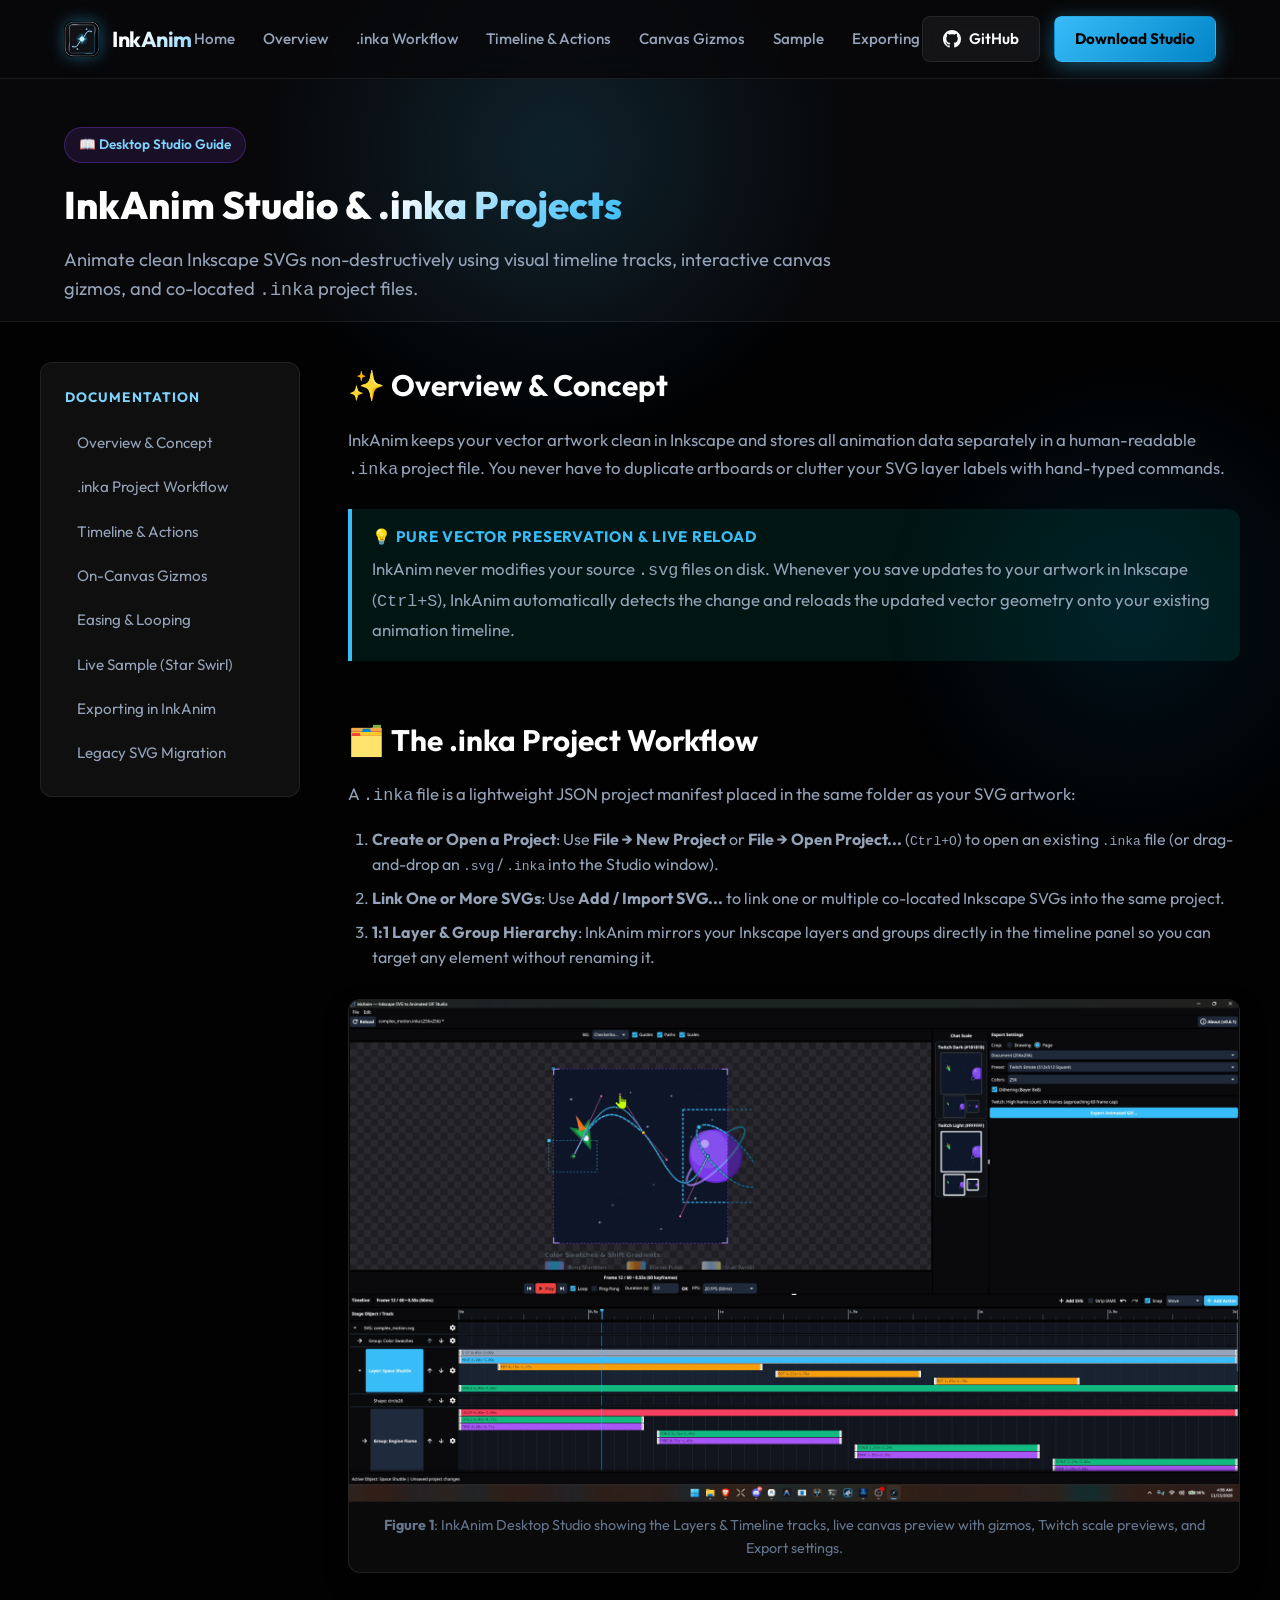
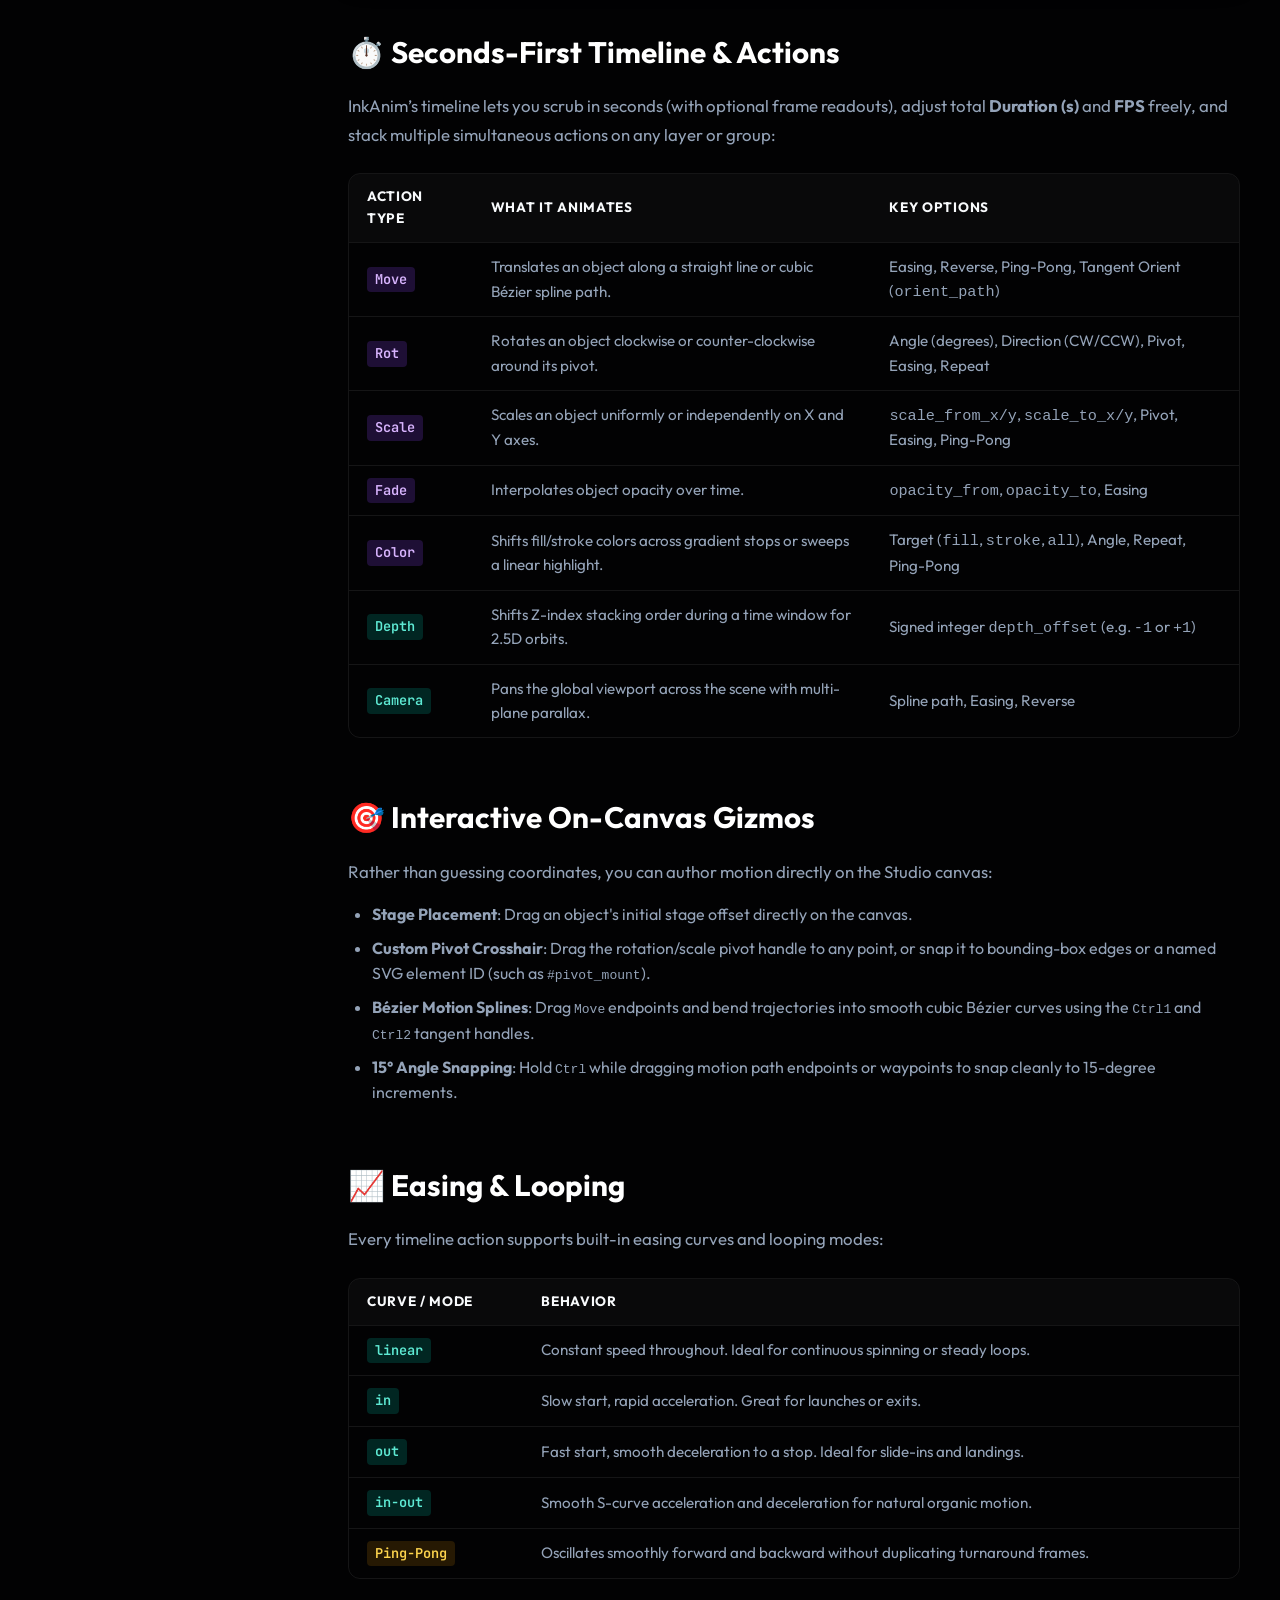
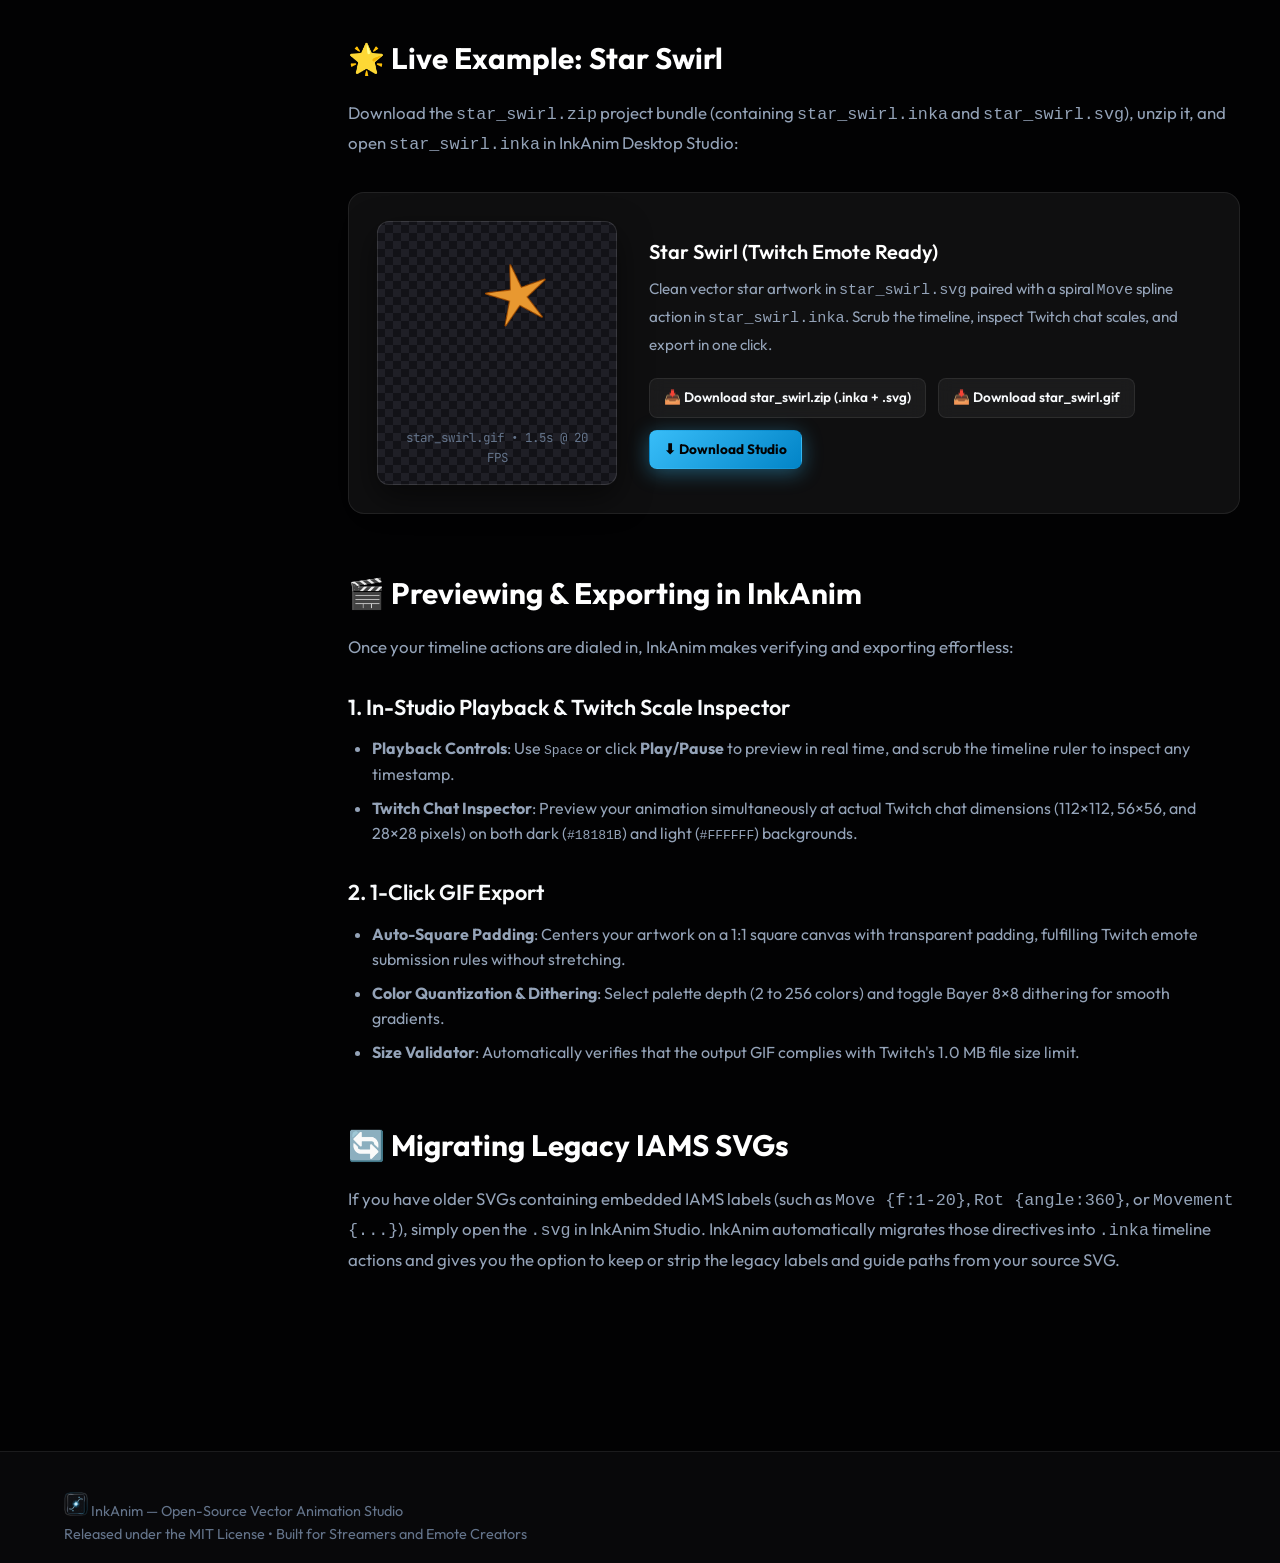
<file: web/landing/docs/index.html>
<!DOCTYPE html>
<html lang="en">
<head>
  <meta charset="UTF-8">
  <meta name="viewport" content="width=device-width, initial-scale=1.0">
  <title>Documentation — InkAnim Desktop Studio &amp; .inka Projects | InkAnim</title>
  <meta name="description" content="Guide to creating non-destructive .inka animation projects from Inkscape SVGs using InkAnim Desktop Studio's timeline, canvas gizmos, and Twitch/Discord GIF exporter.">
  <link rel="icon" type="image/png" href="../icon.png">
  <link rel="preconnect" href="https://fonts.googleapis.com">
  <link rel="preconnect" href="https://fonts.gstatic.com" crossorigin>
  <link href="https://fonts.googleapis.com/css2?family=JetBrains+Mono:wght@400;500;700&family=Outfit:wght@400;500;600;700;800&display=swap" rel="stylesheet">
  <link rel="stylesheet" href="../style.css">
  <link rel="stylesheet" href="docs.css">
</head>
<body>
  <div class="bg-glow-1"></div>
  <div class="bg-glow-2"></div>

  <!-- Navigation Bar -->
  <nav class="navbar">
    <div class="container nav-container">
      <a href="../" class="brand">
        <img src="../icon.png" alt="InkAnim Logo" class="brand-icon">
        <span class="brand-gradient">InkAnim</span>
      </a>
      <ul class="nav-links">
        <li><a href="../" class="nav-link">Home</a></li>
        <li><a href="#overview" class="nav-link">Overview</a></li>
        <li><a href="#workflow" class="nav-link">.inka Workflow</a></li>
        <li><a href="#timeline" class="nav-link">Timeline &amp; Actions</a></li>
        <li><a href="#gizmos" class="nav-link">Canvas Gizmos</a></li>
        <li><a href="#sample" class="nav-link">Sample</a></li>
        <li><a href="#exporting" class="nav-link">Exporting</a></li>
      </ul>
      <div class="nav-actions">
        <a href="https://github.com/mrpoundsign/InkAnim" target="_blank" rel="noopener noreferrer" class="btn btn-secondary">
          <svg width="18" height="18" viewBox="0 0 24 24" fill="currentColor"><path d="M12 0C5.37 0 0 5.37 0 12c0 5.31 3.435 9.795 8.205 11.385.6.105.825-.255.825-.57 0-.285-.015-1.23-.015-2.235-3.015.555-3.795-.735-4.035-1.41-.135-.345-.72-1.41-1.23-1.695-.42-.225-1.02-.78-.015-.795.945-.015 1.62.87 1.845 1.23 1.08 1.815 2.805 1.305 3.495.99.105-.78.42-1.305.765-1.605-2.67-.3-5.46-1.335-5.46-5.925 0-1.305.465-2.385 1.23-3.225-.12-.3-.54-1.53.12-3.18 0 0 1.005-.315 3.3 1.23.96-.27 1.98-.405 3-.405s2.04.135 3 .405c2.295-1.56 3.3-1.23 3.3-1.23.66 1.65.24 2.88.12 3.18.765.84 1.23 1.905 1.23 3.225 0 4.605-2.805 5.625-5.475 5.925.435.375.81 1.095.81 2.22 0 1.605-.015 2.895-.015 3.3 0 .315.225.69.825.57A12.02 12.02 0 0024 12c0-6.63-5.37-12-12-12z"/></svg>
          GitHub
        </a>
        <a href="../#downloads" class="btn btn-primary">
          <span>Download Studio</span>
        </a>
      </div>
    </div>
  </nav>

  <!-- Docs Header -->
  <header style="padding: 48px 0 16px; border-bottom: 1px solid var(--border-color); background: rgba(18, 18, 22, 0.4);">
    <div class="container">
      <div class="hero-badge" style="margin-bottom: 12px;">
        <span>📖 Desktop Studio Guide</span>
      </div>
      <h1 style="font-size: 2.4rem; font-weight: 800; color: #fff; margin-bottom: 8px;">
        InkAnim Studio &amp; <span class="gradient-text">.inka Projects</span>
      </h1>
      <p style="color: var(--text-muted); font-size: 1.15rem; max-width: 800px;">
        Animate clean Inkscape SVGs non-destructively using visual timeline tracks, interactive canvas gizmos, and co-located <code>.inka</code> project files.
      </p>
    </div>
  </header>

  <!-- Main Content Layout -->
  <main class="container docs-layout">
    <!-- Sidebar Navigation -->
    <aside class="docs-sidebar">
      <div class="docs-sidebar-title">Documentation</div>
      <ul class="docs-nav-list">
        <li><a href="#overview" class="docs-nav-link">Overview &amp; Concept</a></li>
        <li><a href="#workflow" class="docs-nav-link">.inka Project Workflow</a></li>
        <li><a href="#timeline" class="docs-nav-link">Timeline &amp; Actions</a></li>
        <li><a href="#gizmos" class="docs-nav-link">On-Canvas Gizmos</a></li>
        <li><a href="#easing" class="docs-nav-link">Easing &amp; Looping</a></li>
        <li><a href="#sample" class="docs-nav-link">Live Sample (Star Swirl)</a></li>
        <li><a href="#exporting" class="docs-nav-link">Exporting in InkAnim</a></li>
        <li><a href="#migration" class="docs-nav-link">Legacy SVG Migration</a></li>
      </ul>
    </aside>

    <!-- Main Documentation Articles -->
    <article class="docs-body">
      <!-- Section: Overview -->
      <section id="overview" class="docs-section">
        <h2>✨ Overview &amp; Concept</h2>
        <p>
          InkAnim keeps your vector artwork clean in Inkscape and stores all animation data separately in a human-readable <code>.inka</code> project file. You never have to duplicate artboards or clutter your SVG layer labels with hand-typed commands.
        </p>
        <div class="callout tip">
          <div class="callout-title">💡 Pure Vector Preservation &amp; Live Reload</div>
          <p>
            InkAnim never modifies your source <code>.svg</code> files on disk. Whenever you save updates to your artwork in Inkscape (<kbd>Ctrl+S</kbd>), InkAnim automatically detects the change and reloads the updated vector geometry onto your existing animation timeline.
          </p>
        </div>
      </section>

      <!-- Section: .inka Project Workflow -->
      <section id="workflow" class="docs-section">
        <h2>🗂️ The .inka Project Workflow</h2>
        <p>
          A <code>.inka</code> file is a lightweight JSON project manifest placed in the same folder as your SVG artwork:
        </p>
        <ol>
          <li><strong>Create or Open a Project</strong>: Use <strong>File → New Project</strong> or <strong>File → Open Project...</strong> (<kbd>Ctrl+O</kbd>) to open an existing <code>.inka</code> file (or drag-and-drop an <code>.svg</code> / <code>.inka</code> into the Studio window).</li>
          <li><strong>Link One or More SVGs</strong>: Use <strong>Add / Import SVG...</strong> to link one or multiple co-located Inkscape SVGs into the same project.</li>
          <li><strong>1:1 Layer &amp; Group Hierarchy</strong>: InkAnim mirrors your Inkscape layers and groups directly in the timeline panel so you can target any element without renaming it.</li>
        </ol>

        <figure class="doc-figure">
          <img src="img/inkanim_studio_preview.png" alt="InkAnim Desktop Studio workspace">
          <figcaption class="doc-caption">
            <strong>Figure 1</strong>: InkAnim Desktop Studio showing the Layers &amp; Timeline tracks, live canvas preview with gizmos, Twitch scale previews, and Export settings.
          </figcaption>
        </figure>
      </section>

      <!-- Section: Timeline & Actions -->
      <section id="timeline" class="docs-section">
        <h2>⏱️ Seconds-First Timeline &amp; Actions</h2>
        <p>
          InkAnim’s timeline lets you scrub in seconds (with optional frame readouts), adjust total <strong>Duration (s)</strong> and <strong>FPS</strong> freely, and stack multiple simultaneous actions on any layer or group:
        </p>

        <div class="docs-table-wrapper">
          <table class="docs-table">
            <thead>
              <tr>
                <th>Action Type</th>
                <th>What It Animates</th>
                <th>Key Options</th>
              </tr>
            </thead>
            <tbody>
              <tr>
                <td><span class="badge badge-purple">Move</span></td>
                <td>Translates an object along a straight line or cubic Bézier spline path.</td>
                <td>Easing, Reverse, Ping-Pong, Tangent Orient (<code>orient_path</code>)</td>
              </tr>
              <tr>
                <td><span class="badge badge-purple">Rot</span></td>
                <td>Rotates an object clockwise or counter-clockwise around its pivot.</td>
                <td>Angle (degrees), Direction (CW/CCW), Pivot, Easing, Repeat</td>
              </tr>
              <tr>
                <td><span class="badge badge-purple">Scale</span></td>
                <td>Scales an object uniformly or independently on X and Y axes.</td>
                <td><code>scale_from_x/y</code>, <code>scale_to_x/y</code>, Pivot, Easing, Ping-Pong</td>
              </tr>
              <tr>
                <td><span class="badge badge-purple">Fade</span></td>
                <td>Interpolates object opacity over time.</td>
                <td><code>opacity_from</code>, <code>opacity_to</code>, Easing</td>
              </tr>
              <tr>
                <td><span class="badge badge-purple">Color</span></td>
                <td>Shifts fill/stroke colors across gradient stops or sweeps a linear highlight.</td>
                <td>Target (<code>fill</code>, <code>stroke</code>, <code>all</code>), Angle, Repeat, Ping-Pong</td>
              </tr>
              <tr>
                <td><span class="badge badge-cyan">Depth</span></td>
                <td>Shifts Z-index stacking order during a time window for 2.5D orbits.</td>
                <td>Signed integer <code>depth_offset</code> (e.g. <code>-1</code> or <code>+1</code>)</td>
              </tr>
              <tr>
                <td><span class="badge badge-cyan">Camera</span></td>
                <td>Pans the global viewport across the scene with multi-plane parallax.</td>
                <td>Spline path, Easing, Reverse</td>
              </tr>
            </tbody>
          </table>
        </div>
      </section>

      <!-- Section: On-Canvas Gizmos -->
      <section id="gizmos" class="docs-section">
        <h2>🎯 Interactive On-Canvas Gizmos</h2>
        <p>
          Rather than guessing coordinates, you can author motion directly on the Studio canvas:
        </p>
        <ul>
          <li><strong>Stage Placement</strong>: Drag an object's initial stage offset directly on the canvas.</li>
          <li><strong>Custom Pivot Crosshair</strong>: Drag the rotation/scale pivot handle to any point, or snap it to bounding-box edges or a named SVG element ID (such as <code>#pivot_mount</code>).</li>
          <li><strong>Bézier Motion Splines</strong>: Drag <code>Move</code> endpoints and bend trajectories into smooth cubic Bézier curves using the <code>Ctrl1</code> and <code>Ctrl2</code> tangent handles.</li>
          <li><strong>15° Angle Snapping</strong>: Hold <kbd>Ctrl</kbd> while dragging motion path endpoints or waypoints to snap cleanly to 15-degree increments.</li>
        </ul>
      </section>

      <!-- Section: Easing & Looping -->
      <section id="easing" class="docs-section">
        <h2>📈 Easing &amp; Looping</h2>
        <p>
          Every timeline action supports built-in easing curves and looping modes:
        </p>
        <div class="docs-table-wrapper">
          <table class="docs-table">
            <thead>
              <tr>
                <th>Curve / Mode</th>
                <th>Behavior</th>
              </tr>
            </thead>
            <tbody>
              <tr>
                <td><span class="badge badge-cyan">linear</span></td>
                <td>Constant speed throughout. Ideal for continuous spinning or steady loops.</td>
              </tr>
              <tr>
                <td><span class="badge badge-cyan">in</span></td>
                <td>Slow start, rapid acceleration. Great for launches or exits.</td>
              </tr>
              <tr>
                <td><span class="badge badge-cyan">out</span></td>
                <td>Fast start, smooth deceleration to a stop. Ideal for slide-ins and landings.</td>
              </tr>
              <tr>
                <td><span class="badge badge-cyan">in-out</span></td>
                <td>Smooth S-curve acceleration and deceleration for natural organic motion.</td>
              </tr>
              <tr>
                <td><span class="badge badge-amber">Ping-Pong</span></td>
                <td>Oscillates smoothly forward and backward without duplicating turnaround frames.</td>
              </tr>
            </tbody>
          </table>
        </div>
      </section>

      <!-- Section: Live Sample Showcase -->
      <section id="sample" class="docs-section">
        <h2>🌟 Live Example: Star Swirl</h2>
        <p>
          Download the <code>star_swirl.zip</code> project bundle (containing <code>star_swirl.inka</code> and <code>star_swirl.svg</code>), unzip it, and open <code>star_swirl.inka</code> in InkAnim Desktop Studio:
        </p>

        <div class="sample-showcase">
          <div class="sample-gif-frame">
            <img src="img/star_swirl.gif" alt="Exported star_swirl.gif animated result" width="180" height="180">
            <div class="sample-gif-caption">star_swirl.gif • 1.5s @ 20 FPS</div>
          </div>
          <div class="sample-details">
            <h3 style="color: #fff; font-size: 1.25rem;">Star Swirl (Twitch Emote Ready)</h3>
            <p style="font-size: 0.95rem; color: var(--text-muted); margin-bottom: 12px;">
              Clean vector star artwork in <code>star_swirl.svg</code> paired with a spiral <code>Move</code> spline action in <code>star_swirl.inka</code>. Scrub the timeline, inspect Twitch chat scales, and export in one click.
            </p>
            <div class="sample-actions">
              <a href="../samples/star_swirl.zip" download="star_swirl.zip" class="btn btn-secondary" style="font-size: 0.85rem; padding: 8px 14px;">
                📥 Download star_swirl.zip (.inka + .svg)
              </a>
              <a href="img/star_swirl.gif" download="star_swirl.gif" class="btn btn-secondary" style="font-size: 0.85rem; padding: 8px 14px;">
                📥 Download star_swirl.gif
              </a>
              <a href="../#downloads" class="btn btn-primary" style="font-size: 0.85rem; padding: 8px 14px;">
                ⬇ Download Studio
              </a>
            </div>
          </div>
        </div>
      </section>

      <!-- Section: Exporting in InkAnim -->
      <section id="exporting" class="docs-section">
        <h2>🎬 Previewing &amp; Exporting in InkAnim</h2>
        <p>
          Once your timeline actions are dialed in, InkAnim makes verifying and exporting effortless:
        </p>

        <h3>1. In-Studio Playback &amp; Twitch Scale Inspector</h3>
        <ul>
          <li><strong>Playback Controls</strong>: Use <kbd>Space</kbd> or click <strong>Play/Pause</strong> to preview in real time, and scrub the timeline ruler to inspect any timestamp.</li>
          <li><strong>Twitch Chat Inspector</strong>: Preview your animation simultaneously at actual Twitch chat dimensions (112×112, 56×56, and 28×28 pixels) on both dark (<code>#18181B</code>) and light (<code>#FFFFFF</code>) backgrounds.</li>
        </ul>

        <h3>2. 1-Click GIF Export</h3>
        <ul>
          <li><strong>Auto-Square Padding</strong>: Centers your artwork on a 1:1 square canvas with transparent padding, fulfilling Twitch emote submission rules without stretching.</li>
          <li><strong>Color Quantization &amp; Dithering</strong>: Select palette depth (2 to 256 colors) and toggle Bayer 8×8 dithering for smooth gradients.</li>
          <li><strong>Size Validator</strong>: Automatically verifies that the output GIF complies with Twitch's 1.0 MB file size limit.</li>
        </ul>
      </section>

      <!-- Section: Legacy SVG Migration -->
      <section id="migration" class="docs-section">
        <h2>🔄 Migrating Legacy IAMS SVGs</h2>
        <p>
          If you have older SVGs containing embedded IAMS labels (such as <code>Move {f:1-20}</code>, <code>Rot {angle:360}</code>, or <code>Movement {...}</code>), simply open the <code>.svg</code> in InkAnim Studio. InkAnim automatically migrates those directives into <code>.inka</code> timeline actions and gives you the option to keep or strip the legacy labels and guide paths from your source SVG.
        </p>
      </section>
    </article>
  </main>

  <!-- Footer -->
  <footer class="footer">
    <div class="container footer-container">
      <div class="footer-brand">
        <img src="../icon.png" alt="InkAnim Logo" width="24" height="24">
        <span>InkAnim — Open-Source Vector Animation Studio</span>
      </div>
      <p class="footer-text">Released under the MIT License • Built for Streamers and Emote Creators</p>
    </div>
  </footer>
</body>
</html>
</file>
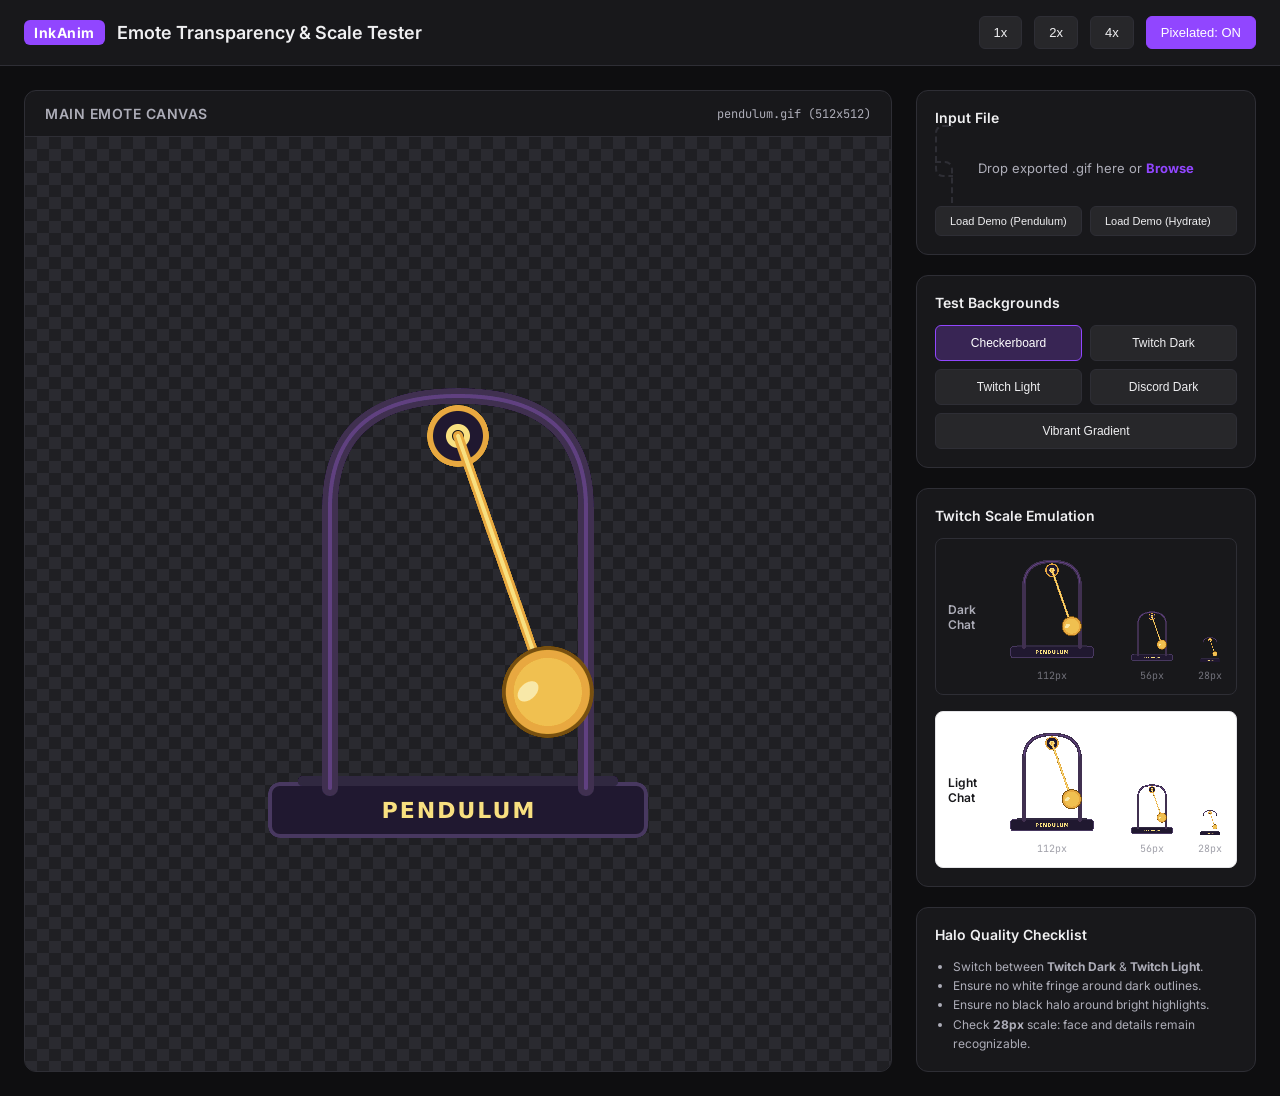
<file: testdata/preview.html>
<!DOCTYPE html>
<html lang="en">
<head>
  <meta charset="UTF-8" />
  <meta name="viewport" content="width=device-width, initial-scale=1.0" />
  <title>InkAnim — Emote Transparency & Scale Tester</title>
  <link rel="preconnect" href="https://fonts.googleapis.com">
  <link rel="preconnect" href="https://fonts.gstatic.com" crossorigin>
  <link href="https://fonts.googleapis.com/css2?family=Inter:wght@400;500;600;700&family=JetBrains+Mono:wght@400;500&display=swap" rel="stylesheet">
  <style>
    :root {
      --bg-main: #0e0e10;
      --panel-bg: #18181b;
      --border-color: #2e2e35;
      --accent: #9146ff;
      --accent-hover: #772ce8;
      --text-main: #efeff1;
      --text-muted: #adadb8;
    }

    * {
      box-sizing: border-box;
      margin: 0;
      padding: 0;
    }

    body {
      font-family: 'Inter', -apple-system, BlinkMacSystemFont, sans-serif;
      background: var(--bg-main);
      color: var(--text-main);
      min-height: 100vh;
      display: flex;
      flex-direction: column;
    }

    header {
      background: var(--panel-bg);
      border-bottom: 1px solid var(--border-color);
      padding: 16px 24px;
      display: flex;
      align-items: center;
      justify-content: space-between;
    }

    .brand {
      display: flex;
      align-items: center;
      gap: 12px;
    }

    .logo-badge {
      background: var(--accent);
      color: white;
      font-weight: 700;
      font-size: 14px;
      padding: 4px 10px;
      border-radius: 6px;
      letter-spacing: 0.5px;
    }

    h1 {
      font-size: 18px;
      font-weight: 600;
    }

    .toolbar {
      display: flex;
      gap: 12px;
      align-items: center;
    }

    .btn {
      background: #27272a;
      color: var(--text-main);
      border: 1px solid var(--border-color);
      padding: 8px 14px;
      border-radius: 6px;
      font-size: 13px;
      font-weight: 500;
      cursor: pointer;
      display: inline-flex;
      align-items: center;
      gap: 8px;
      transition: all 0.15s ease;
    }

    .btn:hover {
      background: #3f3f46;
      border-color: #52525b;
    }

    .btn.active {
      background: var(--accent);
      border-color: var(--accent);
      color: white;
    }

    main {
      flex: 1;
      display: grid;
      grid-template-columns: 1fr 340px;
      gap: 24px;
      padding: 24px;
      max-width: 1440px;
      margin: 0 auto;
      width: 100%;
    }

    .preview-card {
      background: var(--panel-bg);
      border: 1px solid var(--border-color);
      border-radius: 12px;
      display: flex;
      flex-direction: column;
      overflow: hidden;
    }

    .card-header {
      padding: 14px 20px;
      border-bottom: 1px solid var(--border-color);
      display: flex;
      justify-content: space-between;
      align-items: center;
    }

    .card-title {
      font-size: 14px;
      font-weight: 600;
      color: var(--text-muted);
      text-transform: uppercase;
      letter-spacing: 0.5px;
    }

    /* Viewport Area */
    .viewport {
      flex: 1;
      min-height: 480px;
      display: flex;
      align-items: center;
      justify-content: center;
      position: relative;
      transition: background 0.2s ease;
    }

    /* Background Styles */
    .bg-checkerboard {
      background-color: #1f1f23;
      background-image: 
        linear-gradient(45deg, #2a2a30 25%, transparent 25%), 
        linear-gradient(-45deg, #2a2a30 25%, transparent 25%), 
        linear-gradient(45deg, transparent 75%, #2a2a30 75%), 
        linear-gradient(-45deg, transparent 75%, #2a2a30 75%);
      background-size: 24px 24px;
      background-position: 0 0, 0 12px, 12px -12px, -12px 0px;
    }

    .bg-twitch-dark {
      background: #18181b !important;
    }

    .bg-twitch-light {
      background: #ffffff !important;
    }

    .bg-discord-dark {
      background: #313338 !important;
    }

    .bg-vibrant {
      background: linear-gradient(135deg, #ff007f 0%, #7928ca 50%, #0070f3 100%) !important;
    }

    .emote-display {
      max-width: 90%;
      max-height: 90%;
      object-fit: contain;
      transition: transform 0.15s ease;
    }

    .pixelated {
      image-rendering: pixelated;
    }

    /* Sidebar controls */
    .sidebar {
      display: flex;
      flex-direction: column;
      gap: 20px;
    }

    .panel-box {
      background: var(--panel-bg);
      border: 1px solid var(--border-color);
      border-radius: 12px;
      padding: 18px;
    }

    .panel-box h3 {
      font-size: 14px;
      font-weight: 600;
      margin-bottom: 14px;
      color: var(--text-main);
    }

    .bg-grid {
      display: grid;
      grid-template-columns: repeat(2, 1fr);
      gap: 8px;
    }

    .bg-btn {
      padding: 10px;
      border-radius: 6px;
      font-size: 12px;
      font-weight: 500;
      text-align: center;
      cursor: pointer;
      border: 1px solid var(--border-color);
      background: #27272a;
      color: var(--text-main);
      transition: all 0.15s ease;
    }

    .bg-btn:hover {
      border-color: var(--accent);
    }

    .bg-btn.active {
      border-color: var(--accent);
      background: #382554;
      color: #fff;
    }

    /* Twitch Emote Scale Inspector Box */
    .scale-inspector {
      display: flex;
      flex-direction: column;
      gap: 16px;
    }

    .scale-row {
      display: flex;
      align-items: center;
      gap: 16px;
      padding: 12px;
      border-radius: 8px;
    }

    .scale-row.dark-theme {
      background: #18181b;
      border: 1px solid #2e2e35;
    }

    .scale-row.light-theme {
      background: #ffffff;
      border: 1px solid #e4e4e7;
    }

    .scale-label {
      font-size: 12px;
      font-weight: 600;
      width: 75px;
    }

    .dark-theme .scale-label {
      color: #adadb8;
    }

    .light-theme .scale-label {
      color: #18181b;
    }

    .scale-items {
      display: flex;
      align-items: flex-end;
      gap: 16px;
    }

    .scale-item {
      display: flex;
      flex-direction: column;
      align-items: center;
      gap: 6px;
    }

    .scale-item span {
      font-family: 'JetBrains Mono', monospace;
      font-size: 10px;
    }

    .dark-theme .scale-item span {
      color: #71717a;
    }

    .light-theme .scale-item span {
      color: #a1a1aa;
    }

    .scale-112 { width: 112px; height: 112px; }
    .scale-56  { width: 56px; height: 56px; }
    .scale-28  { width: 28px; height: 28px; }

    /* Drop Overlay */
    .dropzone {
      border: 2px dashed var(--border-color);
      border-radius: 8px;
      padding: 16px;
      text-align: center;
      font-size: 13px;
      color: var(--text-muted);
      cursor: pointer;
      transition: all 0.2s ease;
    }

    .dropzone:hover, .dropzone.dragover {
      border-color: var(--accent);
      background: rgba(145, 71, 255, 0.08);
      color: var(--text-main);
    }

    input[type="file"] {
      display: none;
    }

    .metadata-list {
      display: flex;
      flex-direction: column;
      gap: 8px;
      font-size: 13px;
    }

    .metadata-row {
      display: flex;
      justify-content: space-between;
      color: var(--text-muted);
    }

    .metadata-row strong {
      color: var(--text-main);
      font-family: 'JetBrains Mono', monospace;
    }
  </style>
</head>
<body>

  <header>
    <div class="brand">
      <span class="logo-badge">InkAnim</span>
      <h1>Emote Transparency & Scale Tester</h1>
    </div>
    <div class="toolbar">
      <button class="btn" id="btn-zoom-1">1x</button>
      <button class="btn" id="btn-zoom-2">2x</button>
      <button class="btn" id="btn-zoom-4">4x</button>
      <button class="btn active" id="btn-pixelated">Pixelated: ON</button>
    </div>
  </header>

  <main>
    <!-- Viewport Area -->
    <div class="preview-card">
      <div class="card-header">
        <span class="card-title">Main Emote Canvas</span>
        <span id="file-info" style="font-size: 12px; color: var(--text-muted); font-family: 'JetBrains Mono', monospace;">
          pendulum.gif (512x512)
        </span>
      </div>
      <div class="viewport bg-checkerboard" id="main-viewport">
        <img src="pendulum.gif" alt="Emote Preview" id="main-emote" class="emote-display pixelated" />
      </div>
    </div>

    <!-- Sidebar Controls -->
    <div class="sidebar">
      <!-- File Selector -->
      <div class="panel-box">
        <h3>Input File</h3>
        <label class="dropzone" id="drop-area">
          <p>Drop exported .gif here or <strong style="color: var(--accent);">Browse</strong></p>
          <input type="file" id="file-input" accept="image/gif,image/png,image/webp" />
        </label>
        <div style="display: flex; gap: 8px; margin-top: 10px;">
          <button class="btn" style="flex: 1; font-size: 11px;" id="load-demo-pendulum">Load Demo (Pendulum)</button>
          <button class="btn" style="flex: 1; font-size: 11px;" id="load-demo-hydrate">Load Demo (Hydrate)</button>
        </div>
      </div>

      <!-- Background Switcher -->
      <div class="panel-box">
        <h3>Test Backgrounds</h3>
        <div class="bg-grid">
          <button class="bg-btn active" data-bg="bg-checkerboard">Checkerboard</button>
          <button class="bg-btn" data-bg="bg-twitch-dark">Twitch Dark</button>
          <button class="bg-btn" data-bg="bg-twitch-light">Twitch Light</button>
          <button class="bg-btn" data-bg="bg-discord-dark">Discord Dark</button>
          <button class="bg-btn" data-bg="bg-vibrant" style="grid-column: span 2;">Vibrant Gradient</button>
        </div>
      </div>

      <!-- Twitch Scale Emulation -->
      <div class="panel-box">
        <h3>Twitch Scale Emulation</h3>
        <div class="scale-inspector">
          <!-- Dark Chat -->
          <div class="scale-row dark-theme">
            <span class="scale-label">Dark Chat</span>
            <div class="scale-items">
              <div class="scale-item">
                <img src="pendulum.gif" class="scale-112 twitch-sync-img pixelated" />
                <span>112px</span>
              </div>
              <div class="scale-item">
                <img src="pendulum.gif" class="scale-56 twitch-sync-img pixelated" />
                <span>56px</span>
              </div>
              <div class="scale-item">
                <img src="pendulum.gif" class="scale-28 twitch-sync-img pixelated" />
                <span>28px</span>
              </div>
            </div>
          </div>

          <!-- Light Chat -->
          <div class="scale-row light-theme">
            <span class="scale-label">Light Chat</span>
            <div class="scale-items">
              <div class="scale-item">
                <img src="pendulum.gif" class="scale-112 twitch-sync-img pixelated" />
                <span>112px</span>
              </div>
              <div class="scale-item">
                <img src="pendulum.gif" class="scale-56 twitch-sync-img pixelated" />
                <span>56px</span>
              </div>
              <div class="scale-item">
                <img src="pendulum.gif" class="scale-28 twitch-sync-img pixelated" />
                <span>28px</span>
              </div>
            </div>
          </div>
        </div>
      </div>

      <!-- Transparency Checklist -->
      <div class="panel-box">
        <h3>Halo Quality Checklist</h3>
        <ul style="font-size: 12px; color: var(--text-muted); line-height: 1.6; padding-left: 18px;">
          <li>Switch between <strong>Twitch Dark</strong> & <strong>Twitch Light</strong>.</li>
          <li>Ensure no white fringe around dark outlines.</li>
          <li>Ensure no black halo around bright highlights.</li>
          <li>Check <strong>28px</strong> scale: face and details remain recognizable.</li>
        </ul>
      </div>
    </div>
  </main>

  <script>
    const mainViewport = document.getElementById('main-viewport');
    const mainEmote = document.getElementById('main-emote');
    const twitchSyncImgs = document.querySelectorAll('.twitch-sync-img');
    const fileInfo = document.getElementById('file-info');
    const fileInput = document.getElementById('file-input');
    const dropArea = document.getElementById('drop-area');

    // Background switcher
    document.querySelectorAll('.bg-btn').forEach(btn => {
      btn.addEventListener('click', () => {
        document.querySelectorAll('.bg-btn').forEach(b => b.classList.remove('active'));
        btn.classList.add('active');
        mainViewport.className = 'viewport ' + btn.dataset.bg;
      });
    });

    // Zoom controls
    let currentScale = 1;
    function setZoom(scale) {
      currentScale = scale;
      mainEmote.style.transform = `scale(${scale})`;
      document.querySelectorAll('#btn-zoom-1, #btn-zoom-2, #btn-zoom-4').forEach(b => b.classList.remove('active'));
    }

    document.getElementById('btn-zoom-1').addEventListener('click', () => { setZoom(1); document.getElementById('btn-zoom-1').classList.add('active'); });
    document.getElementById('btn-zoom-2').addEventListener('click', () => { setZoom(2); document.getElementById('btn-zoom-2').classList.add('active'); });
    document.getElementById('btn-zoom-4').addEventListener('click', () => { setZoom(4); document.getElementById('btn-zoom-4').classList.add('active'); });

    // Pixelated toggle
    const pixelatedBtn = document.getElementById('btn-pixelated');
    let isPixelated = true;
    pixelatedBtn.addEventListener('click', () => {
      isPixelated = !isPixelated;
      pixelatedBtn.classList.toggle('active', isPixelated);
      pixelatedBtn.textContent = `Pixelated: ${isPixelated ? 'ON' : 'OFF'}`;
      mainEmote.classList.toggle('pixelated', isPixelated);
      twitchSyncImgs.forEach(img => img.classList.toggle('pixelated', isPixelated));
    });

    // Load Image Source
    function setEmoteSource(src, name = 'custom.gif') {
      mainEmote.src = src;
      twitchSyncImgs.forEach(img => img.src = src);
      mainEmote.onload = () => {
        fileInfo.textContent = `${name} (${mainEmote.naturalWidth}x${mainEmote.naturalHeight})`;
      };
    }

    // Demo buttons
    document.getElementById('load-demo-pendulum').addEventListener('click', () => {
      setEmoteSource('pendulum.gif', 'pendulum.gif');
    });
    document.getElementById('load-demo-hydrate').addEventListener('click', () => {
      setEmoteSource('hydrate.gif', 'hydrate.gif');
    });

    // File Input & Drag and Drop
    fileInput.addEventListener('change', (e) => {
      if (e.target.files && e.target.files[0]) {
        const file = e.target.files[0];
        const url = URL.createObjectURL(file);
        setEmoteSource(url, file.name);
      }
    });

    ['dragenter', 'dragover'].forEach(eventName => {
      dropArea.addEventListener(eventName, (e) => {
        e.preventDefault();
        dropArea.classList.add('dragover');
      });
    });

    ['dragleave', 'drop'].forEach(eventName => {
      dropArea.addEventListener(eventName, (e) => {
        e.preventDefault();
        dropArea.classList.remove('dragover');
      });
    });

    dropArea.addEventListener('drop', (e) => {
      const dt = e.dataTransfer;
      if (dt.files && dt.files[0]) {
        const file = dt.files[0];
        const url = URL.createObjectURL(file);
        setEmoteSource(url, file.name);
      }
    });
  </script>
</body>
</html>
</file>
<file: web/landing/style.css>
:root {
  --bg-primary: #020203;
  --bg-secondary: #0a0a0c;
  --bg-card: rgba(20, 20, 22, 0.75);
  --bg-card-hover: rgba(30, 41, 59, 0.85);
  --border-color: rgba(255, 255, 255, 0.08);
  --border-glow: rgba(56, 189, 248, 0.35);
  --accent-blue: #38bdf8;
  --accent-blue-light: #7dd3fc;
  --accent-blue-dark: #0284c7;
  --accent-blue-glow: rgba(56, 189, 248, 0.4);
  --accent-cyan: #38bdf8;
  --accent-cyan-glow: rgba(56, 189, 248, 0.25);
  /* Backwards compatibility aliases for existing selectors */
  --accent-purple: var(--accent-blue);
  --accent-purple-light: var(--accent-blue-light);
  --accent-purple-glow: var(--accent-blue-glow);
  --text-main: #f8fafc;
  --text-muted: #94a3b8;
  --text-dim: #64748b;
  --font-family: 'Outfit', -apple-system, BlinkMacSystemFont, 'Segoe UI', Roboto, sans-serif;
  --font-mono: 'JetBrains Mono', 'Fira Code', monospace;
  --radius-lg: 16px;
  --radius-md: 12px;
  --radius-sm: 8px;
  --shadow-card: 0 10px 30px -10px rgba(0, 0, 0, 0.8);
  --shadow-glow: 0 0 40px -10px var(--accent-blue-glow);
}

*, *::before, *::after {
  box-sizing: border-box;
  margin: 0;
  padding: 0;
}

html {
  scroll-behavior: smooth;
  color-scheme: dark;
}

body {
  font-family: var(--font-family);
  background-color: var(--bg-primary);
  color: var(--text-main);
  line-height: 1.6;
  min-height: 100vh;
  overflow-x: hidden;
  position: relative;
}

/* Background Atmospheric Glows */
.bg-glow-1 {
  position: fixed;
  top: -150px;
  left: 20%;
  width: 600px;
  height: 600px;
  background: radial-gradient(circle, rgba(56, 189, 248, 0.14) 0%, rgba(2, 2, 3, 0) 70%);
  border-radius: 50%;
  pointer-events: none;
  z-index: 0;
}

.bg-glow-2 {
  position: fixed;
  top: 40%;
  right: -100px;
  width: 500px;
  height: 500px;
  background: radial-gradient(circle, rgba(2, 132, 199, 0.12) 0%, rgba(2, 2, 3, 0) 70%);
  border-radius: 50%;
  pointer-events: none;
  z-index: 0;
}

.container {
  width: 100%;
  max-width: 1200px;
  margin: 0 auto;
  padding: 0 24px;
  position: relative;
  z-index: 1;
}

/* Navigation Bar */
.navbar {
  position: sticky;
  top: 0;
  z-index: 100;
  backdrop-filter: blur(16px);
  background: rgba(9, 9, 11, 0.82);
  border-bottom: 1px solid var(--border-color);
  padding: 16px 0;
}

.nav-container {
  display: flex;
  align-items: center;
  justify-content: space-between;
}

.brand {
  display: flex;
  align-items: center;
  gap: 12px;
  text-decoration: none;
  color: var(--text-main);
  font-weight: 700;
  font-size: 1.35rem;
  letter-spacing: -0.02em;
}

.brand-icon {
  width: 36px;
  height: 36px;
  border-radius: 8px;
  box-shadow: 0 0 16px var(--accent-purple-glow);
}

.brand-gradient {
  background: linear-gradient(135deg, #fff 30%, var(--accent-purple-light) 100%);
  -webkit-background-clip: text;
  background-clip: text;
  -webkit-text-fill-color: transparent;
}

.nav-links {
  display: flex;
  align-items: center;
  gap: 28px;
  list-style: none;
}

.nav-link {
  color: var(--text-muted);
  text-decoration: none;
  font-size: 0.95rem;
  font-weight: 500;
  transition: color 0.2s ease;
}

.nav-link:hover {
  color: #fff;
}

.nav-actions {
  display: flex;
  align-items: center;
  gap: 14px;
}

/* Buttons */
.btn {
  display: inline-flex;
  align-items: center;
  justify-content: center;
  gap: 8px;
  padding: 10px 20px;
  border-radius: var(--radius-sm);
  font-weight: 600;
  font-size: 0.95rem;
  text-decoration: none;
  cursor: pointer;
  transition: all 0.25s cubic-bezier(0.16, 1, 0.3, 1);
  border: 1px solid transparent;
}

.btn-primary {
  background: linear-gradient(135deg, var(--accent-blue) 0%, var(--accent-blue-dark) 100%);
  color: #020203;
  font-weight: 700;
  box-shadow: 0 4px 20px var(--accent-blue-glow);
}

.btn-primary:hover {
  transform: translateY(-2px);
  box-shadow: 0 6px 28px rgba(56, 189, 248, 0.6);
  background: linear-gradient(135deg, var(--accent-blue-light) 0%, var(--accent-blue) 100%);
  color: #020203;
}

.btn-secondary {
  background: rgba(255, 255, 255, 0.05);
  color: var(--text-main);
  border-color: var(--border-color);
  backdrop-filter: blur(8px);
}

.btn-secondary:hover {
  background: rgba(255, 255, 255, 0.1);
  border-color: rgba(255, 255, 255, 0.2);
  transform: translateY(-2px);
}

.btn-lg {
  padding: 14px 28px;
  font-size: 1.05rem;
  border-radius: var(--radius-md);
}

/* Hero Section */
.hero {
  padding: 80px 0 60px;
  text-align: center;
}

.hero-badge {
  display: inline-flex;
  align-items: center;
  gap: 8px;
  padding: 6px 14px;
  background: rgba(145, 70, 255, 0.12);
  border: 1px solid rgba(145, 70, 255, 0.3);
  border-radius: 9999px;
  font-size: 0.85rem;
  font-weight: 600;
  color: var(--accent-purple-light);
  margin-bottom: 24px;
  animation: pulse-glow 3s infinite alternate ease-in-out;
}

@keyframes pulse-glow {
  0% { box-shadow: 0 0 10px rgba(145, 70, 255, 0.2); }
  100% { box-shadow: 0 0 24px rgba(145, 70, 255, 0.45); }
}

.hero-title {
  font-size: 3.5rem;
  font-weight: 800;
  letter-spacing: -0.03em;
  line-height: 1.15;
  margin-bottom: 20px;
  max-width: 900px;
  margin-left: auto;
  margin-right: auto;
}

.gradient-text {
  background: linear-gradient(135deg, #ffffff 10%, var(--accent-purple-light) 60%, var(--accent-cyan) 100%);
  -webkit-background-clip: text;
  background-clip: text;
  -webkit-text-fill-color: transparent;
}

.hero-description {
  font-size: 1.2rem;
  color: var(--text-muted);
  max-width: 720px;
  margin: 0 auto 36px;
  line-height: 1.65;
}

.hero-buttons {
  display: flex;
  align-items: center;
  justify-content: center;
  gap: 16px;
  flex-wrap: wrap;
  margin-bottom: 50px;
}

/* Hero Preview Showcase */
.showcase-card {
  background: var(--bg-card);
  backdrop-filter: blur(16px);
  border: 1px solid var(--border-color);
  border-radius: var(--radius-lg);
  padding: 32px;
  box-shadow: var(--shadow-card), var(--shadow-glow);
  max-width: 960px;
  margin: 0 auto;
  position: relative;
  overflow: hidden;
}

.showcase-card::before {
  content: '';
  position: absolute;
  top: 0;
  left: 0;
  right: 0;
  height: 2px;
  background: linear-gradient(90deg, transparent, var(--accent-purple), var(--accent-cyan), transparent);
}

.studio-walkthrough-section {
  padding-top: 20px;
}

.video-showcase-card {
  background: var(--bg-card);
  backdrop-filter: blur(16px);
  border: 1px solid var(--border-color);
  border-radius: var(--radius-lg);
  padding: 16px;
  box-shadow: var(--shadow-card), var(--shadow-glow);
  max-width: 1000px;
  margin: 0 auto;
}

.studio-video {
  width: 100%;
  display: block;
  border: 0;
  border-radius: var(--radius-md);
  background: #0b0f17;
  aspect-ratio: 16 / 9;
}

.showcase-grid {
  display: grid;
  grid-template-columns: 1.2fr 1fr;
  gap: 32px;
  align-items: center;
  text-align: left;
}

.showcase-info h3 {
  font-size: 1.5rem;
  margin-bottom: 12px;
  color: #fff;
}

.showcase-info p {
  color: var(--text-muted);
  font-size: 0.98rem;
  margin-bottom: 20px;
}

.feature-pills {
  display: flex;
  flex-wrap: wrap;
  gap: 8px;
}

.pill {
  padding: 4px 10px;
  background: rgba(255, 255, 255, 0.06);
  border-radius: 6px;
  font-size: 0.8rem;
  color: var(--text-muted);
  font-weight: 500;
  border: 1px solid rgba(255, 255, 255, 0.05);
}

.showcase-visual {
  background: rgba(14, 14, 16, 0.85);
  border: 1px solid rgba(255, 255, 255, 0.08);
  border-radius: var(--radius-md);
  padding: 24px;
  text-align: center;
}

.twitch-chat-box {
  background: #18181b;
  border-radius: var(--radius-sm);
  padding: 16px;
  border: 1px solid #27272a;
}

.chat-header {
  font-size: 0.78rem;
  text-transform: uppercase;
  letter-spacing: 0.06em;
  color: var(--accent-purple-light);
  font-weight: 700;
  margin-bottom: 14px;
  display: flex;
  align-items: center;
  justify-content: space-between;
}

.chat-previews {
  display: flex;
  align-items: flex-end;
  justify-content: center;
  gap: 24px;
  padding: 10px 0;
}

.preview-col {
  display: flex;
  flex-direction: column;
  align-items: center;
  gap: 8px;
}

.preview-col img {
  image-rendering: pixelated;
  filter: drop-shadow(0 4px 8px rgba(0, 0, 0, 0.5));
}

.preview-col span {
  font-size: 0.75rem;
  color: var(--text-dim);
  font-family: var(--font-mono);
}

/* Features Section */
.section {
  padding: 80px 0;
}

.section-header {
  text-align: center;
  margin-bottom: 50px;
}

.section-subtitle {
  font-size: 0.85rem;
  text-transform: uppercase;
  letter-spacing: 0.08em;
  color: var(--accent-cyan);
  font-weight: 700;
  margin-bottom: 8px;
}

.section-title {
  font-size: 2.25rem;
  font-weight: 700;
  letter-spacing: -0.02em;
  color: #fff;
}

.features-grid {
  display: grid;
  grid-template-columns: repeat(auto-fit, minmax(320px, 1fr));
  gap: 24px;
}

.feature-card {
  background: var(--bg-card);
  backdrop-filter: blur(12px);
  border: 1px solid var(--border-color);
  border-radius: var(--radius-md);
  padding: 28px;
  transition: all 0.3s ease;
  position: relative;
}

.feature-card:hover {
  background: var(--bg-card-hover);
  border-color: var(--border-glow);
  transform: translateY(-4px);
  box-shadow: var(--shadow-card);
}

.feature-icon {
  width: 44px;
  height: 44px;
  border-radius: 10px;
  display: flex;
  align-items: center;
  justify-content: center;
  font-size: 1.35rem;
  margin-bottom: 18px;
  background: rgba(145, 70, 255, 0.12);
  border: 1px solid rgba(145, 70, 255, 0.25);
  color: var(--accent-purple-light);
}

.feature-title {
  font-size: 1.15rem;
  font-weight: 600;
  margin-bottom: 10px;
  color: #fff;
}

.feature-desc {
  font-size: 0.92rem;
  color: var(--text-muted);
  line-height: 1.55;
}

/* Beta Release Highlight Box */
.beta-box {
  background: linear-gradient(135deg, rgba(30, 41, 59, 0.75), rgba(15, 23, 42, 0.95));
  border: 1px solid rgba(56, 189, 248, 0.35);
  border-radius: var(--radius-md);
  padding: 28px 32px;
  margin-bottom: 36px;
  box-shadow: 0 10px 30px -10px rgba(56, 189, 248, 0.2);
  transition: all 0.3s ease;
}

.beta-box:hover {
  border-color: rgba(56, 189, 248, 0.6);
  box-shadow: 0 12px 35px -8px rgba(56, 189, 248, 0.3);
}

.beta-header {
  display: flex;
  align-items: center;
  justify-content: space-between;
  margin-bottom: 14px;
  flex-wrap: wrap;
  gap: 10px;
}

.beta-badge {
  display: inline-flex;
  align-items: center;
  gap: 6px;
  font-size: 0.8rem;
  font-weight: 700;
  text-transform: uppercase;
  letter-spacing: 0.05em;
  padding: 4px 12px;
  border-radius: 9999px;
  background: rgba(56, 189, 248, 0.15);
  color: #38bdf8;
  border: 1px solid rgba(56, 189, 248, 0.3);
}

.beta-tag {
  font-size: 0.85rem;
  font-weight: 600;
  color: #94a3b8;
}

.beta-body {
  display: flex;
  align-items: center;
  justify-content: space-between;
  gap: 32px;
  flex-wrap: wrap;
}

.beta-text {
  flex: 1 1 500px;
}

.beta-text h3 {
  font-size: 1.35rem;
  font-weight: 700;
  color: #fff;
  margin-bottom: 8px;
}

.beta-text p {
  color: var(--text-muted);
  font-size: 0.95rem;
  line-height: 1.6;
  margin: 0;
}

.beta-actions {
  display: flex;
  gap: 12px;
  flex-wrap: wrap;
}

/* Downloads Section */
.download-cards {
  display: grid;
  grid-template-columns: repeat(auto-fit, minmax(280px, 1fr));
  gap: 24px;
  margin-bottom: 40px;
}

.download-card-beta {
  border-color: rgba(56, 189, 248, 0.35);
}

.download-card-beta:hover {
  border-color: rgba(56, 189, 248, 0.65);
  box-shadow: 0 10px 30px -10px rgba(56, 189, 248, 0.3);
}

.download-card {
  background: var(--bg-card);
  border: 1px solid var(--border-color);
  border-radius: var(--radius-md);
  padding: 28px;
  text-align: center;
  transition: all 0.3s ease;
  display: flex;
  flex-direction: column;
  justify-content: space-between;
}

.download-card:hover {
  border-color: rgba(0, 245, 212, 0.35);
  transform: translateY(-3px);
  box-shadow: 0 10px 30px -10px rgba(0, 245, 212, 0.2);
}

.download-icon {
  font-size: 2.2rem;
  margin-bottom: 12px;
}

.download-platform {
  font-size: 1.25rem;
  font-weight: 700;
  color: #fff;
  margin-bottom: 6px;
}

.download-info {
  font-size: 0.88rem;
  color: var(--text-muted);
  margin-bottom: 20px;
}

/* CLI Snippet */
.cli-box {
  background: #121216;
  border: 1px solid var(--border-color);
  border-radius: var(--radius-md);
  padding: 20px;
  font-family: var(--font-mono);
  font-size: 0.9rem;
  color: #e4e4e7;
  display: flex;
  align-items: center;
  justify-content: space-between;
  gap: 16px;
  overflow-x: auto;
}

.cli-code {
  white-space: nowrap;
}

.cli-copy {
  background: rgba(255, 255, 255, 0.08);
  border: 1px solid rgba(255, 255, 255, 0.1);
  color: var(--text-muted);
  padding: 6px 12px;
  border-radius: 6px;
  cursor: pointer;
  font-size: 0.8rem;
  transition: all 0.2s ease;
  flex-shrink: 0;
}

.cli-copy:hover {
  background: rgba(255, 255, 255, 0.16);
  color: #fff;
}

/* Privacy & Client-Side Banner */
.privacy-banner {
  background: linear-gradient(135deg, rgba(145, 70, 255, 0.1) 0%, rgba(0, 245, 212, 0.06) 100%);
  border: 1px solid rgba(145, 70, 255, 0.25);
  border-radius: var(--radius-md);
  padding: 24px;
  display: flex;
  align-items: center;
  gap: 20px;
  margin-top: 40px;
}

.privacy-icon {
  font-size: 2rem;
  flex-shrink: 0;
}

.privacy-text h4 {
  font-size: 1.1rem;
  color: #fff;
  margin-bottom: 4px;
}

.privacy-text p {
  font-size: 0.9rem;
  color: var(--text-muted);
}

/* Footer */
.footer {
  border-top: 1px solid var(--border-color);
  background: rgba(9, 9, 11, 0.95);
  padding: 40px 0;
  color: var(--text-dim);
  font-size: 0.9rem;
  margin-top: 40px;
}

.footer-content {
  display: flex;
  align-items: center;
  justify-content: space-between;
  flex-wrap: wrap;
  gap: 20px;
}

.footer-links {
  display: flex;
  gap: 20px;
  list-style: none;
}

.footer-link {
  color: var(--text-muted);
  text-decoration: none;
  transition: color 0.2s ease;
}

.footer-link:hover {
  color: #fff;
}

/* Sample Animation Gallery */
.samples-grid {
  display: grid;
  grid-template-columns: repeat(auto-fit, minmax(260px, 1fr));
  gap: 24px;
  margin-top: 32px;
}

.sample-card {
  background: var(--bg-card);
  border: 1px solid var(--border-color);
  border-radius: var(--radius-md);
  padding: 20px;
  display: flex;
  flex-direction: column;
  transition: all 0.3s cubic-bezier(0.16, 1, 0.3, 1);
  cursor: pointer;
  position: relative;
  overflow: hidden;
  backdrop-filter: blur(12px);
}

.sample-card:hover {
  transform: translateY(-4px);
  border-color: var(--border-glow);
  box-shadow: 0 16px 36px -12px rgba(0, 0, 0, 0.8), 0 0 20px -5px var(--accent-purple-glow);
  background: var(--bg-card-hover);
}

.sample-card-header {
  display: flex;
  justify-content: space-between;
  align-items: center;
  margin-bottom: 14px;
}

.sample-badge {
  font-size: 0.72rem;
  font-weight: 700;
  text-transform: uppercase;
  letter-spacing: 0.05em;
  padding: 4px 10px;
  border-radius: 9999px;
  background: rgba(145, 70, 255, 0.18);
  color: var(--accent-purple-light);
  border: 1px solid rgba(145, 70, 255, 0.3);
}

.sample-badge.featured {
  background: rgba(0, 245, 212, 0.15);
  color: var(--accent-cyan);
  border-color: rgba(0, 245, 212, 0.35);
}

.sample-thumb-box {
  width: 100%;
  aspect-ratio: 1 / 1;
  border-radius: var(--radius-sm);
  background-color: #121217;
  background-image: 
    linear-gradient(45deg, #18181f 25%, transparent 25%),
    linear-gradient(-45deg, #18181f 25%, transparent 25%),
    linear-gradient(45deg, transparent 75%, #18181f 75%),
    linear-gradient(-45deg, transparent 75%, #18181f 75%);
  background-size: 16px 16px;
  background-position: 0 0, 0 8px, 8px -8px, -8px 0px;
  display: flex;
  align-items: center;
  justify-content: center;
  overflow: hidden;
  margin-bottom: 16px;
  border: 1px solid rgba(255, 255, 255, 0.05);
}

.sample-thumb-box img {
  max-width: 85%;
  max-height: 85%;
  object-fit: contain;
  transition: transform 0.3s ease;
}

.sample-card:hover .sample-thumb-box img {
  transform: scale(1.06);
}

.sample-title {
  font-size: 1.15rem;
  font-weight: 700;
  color: #fff;
  margin-bottom: 4px;
}

.sample-meta {
  font-size: 0.8rem;
  font-family: var(--font-mono);
  color: var(--accent-purple-light);
  margin-bottom: 8px;
}

.sample-desc {
  font-size: 0.85rem;
  color: var(--text-muted);
  line-height: 1.5;
  margin-bottom: 16px;
  flex-grow: 1;
}

.sample-action {
  font-size: 0.85rem;
  font-weight: 600;
  color: var(--accent-purple-light);
  display: inline-flex;
  align-items: center;
  gap: 6px;
  transition: gap 0.2s ease;
}

.sample-card:hover .sample-action {
  color: #fff;
  gap: 10px;
}

/* Comparison Modal */
.modal-backdrop {
  position: fixed;
  top: 0;
  left: 0;
  width: 100vw;
  height: 100vh;
  background: rgba(0, 0, 0, 0.85);
  backdrop-filter: blur(16px);
  z-index: 10000;
  display: flex;
  align-items: center;
  justify-content: center;
  padding: 20px;
  opacity: 0;
  pointer-events: none;
  transition: opacity 0.25s ease;
}

.modal-backdrop.active {
  opacity: 1;
  pointer-events: auto;
}

.modal-dialog {
  background: #141419;
  border: 1px solid rgba(145, 70, 255, 0.35);
  border-radius: 20px;
  width: 100%;
  max-width: 860px;
  max-height: 92vh;
  overflow-y: auto;
  box-shadow: 0 25px 60px -15px rgba(0, 0, 0, 0.9), 0 0 40px -10px var(--accent-purple-glow);
  transform: scale(0.95) translateY(10px);
  transition: transform 0.25s cubic-bezier(0.16, 1, 0.3, 1);
  display: flex;
  flex-direction: column;
}

.modal-backdrop.active .modal-dialog {
  transform: scale(1) translateY(0);
}

.modal-header {
  padding: 20px 24px;
  border-bottom: 1px solid rgba(255, 255, 255, 0.08);
  display: flex;
  align-items: center;
  justify-content: space-between;
}

.modal-header h3 {
  font-size: 1.3rem;
  font-weight: 700;
  color: #fff;
  display: flex;
  align-items: center;
  gap: 10px;
}

.modal-close-btn {
  background: rgba(255, 255, 255, 0.06);
  border: 1px solid rgba(255, 255, 255, 0.1);
  color: var(--text-muted);
  width: 36px;
  height: 36px;
  border-radius: 50%;
  display: flex;
  align-items: center;
  justify-content: center;
  font-size: 1.2rem;
  cursor: pointer;
  transition: all 0.2s ease;
}

.modal-close-btn:hover {
  background: rgba(239, 68, 68, 0.2);
  border-color: rgba(239, 68, 68, 0.4);
  color: #ef4444;
}

.modal-body {
  padding: 24px;
}

.compare-grid {
  display: grid;
  grid-template-columns: 1fr 1fr;
  gap: 20px;
  margin-bottom: 24px;
}

.compare-col {
  background: rgba(18, 18, 23, 0.7);
  border: 1px solid rgba(255, 255, 255, 0.06);
  border-radius: var(--radius-md);
  padding: 16px;
  display: flex;
  flex-direction: column;
}

.compare-header {
  display: flex;
  align-items: center;
  justify-content: space-between;
  margin-bottom: 12px;
}

.compare-tag {
  font-size: 0.75rem;
  font-weight: 700;
  padding: 3px 8px;
  border-radius: 6px;
}

.compare-tag.static {
  background: rgba(59, 130, 246, 0.15);
  color: #60a5fa;
  border: 1px solid rgba(59, 130, 246, 0.3);
}

.compare-tag.animated {
  background: rgba(16, 185, 129, 0.15);
  color: #34d399;
  border: 1px solid rgba(16, 185, 129, 0.3);
}

.compare-view {
  width: 100%;
  aspect-ratio: 1 / 1;
  background-color: #0e0e12;
  background-image: 
    linear-gradient(45deg, #18181f 25%, transparent 25%),
    linear-gradient(-45deg, #18181f 25%, transparent 25%),
    linear-gradient(45deg, transparent 75%, #18181f 75%),
    linear-gradient(-45deg, transparent 75%, #18181f 75%);
  background-size: 16px 16px;
  background-position: 0 0, 0 8px, 8px -8px, -8px 0px;
  border-radius: var(--radius-sm);
  display: flex;
  align-items: center;
  justify-content: center;
  overflow: hidden;
  margin-bottom: 12px;
  border: 1px solid rgba(255, 255, 255, 0.04);
}

.compare-view img {
  max-width: 90%;
  max-height: 90%;
  object-fit: contain;
}

.compare-caption {
  font-size: 0.8rem;
  color: var(--text-dim);
  line-height: 1.4;
}

.compare-details-box {
  background: rgba(24, 24, 29, 0.8);
  border: 1px solid rgba(255, 255, 255, 0.08);
  border-radius: var(--radius-md);
  padding: 16px;
  margin-bottom: 24px;
}

.details-title {
  font-size: 0.85rem;
  font-weight: 700;
  text-transform: uppercase;
  letter-spacing: 0.05em;
  color: var(--accent-purple-light);
  margin-bottom: 8px;
}

.details-pills {
  display: flex;
  flex-wrap: wrap;
  gap: 8px;
}

.detail-pill {
  font-size: 0.78rem;
  font-family: var(--font-mono);
  background: rgba(255, 255, 255, 0.05);
  border: 1px solid rgba(255, 255, 255, 0.08);
  color: var(--text-muted);
  padding: 4px 10px;
  border-radius: 6px;
}

.modal-footer {
  padding: 16px 24px;
  border-top: 1px solid rgba(255, 255, 255, 0.08);
  display: flex;
  align-items: center;
  justify-content: flex-end;
  gap: 12px;
}

@media (max-width: 680px) {
  .compare-grid {
    grid-template-columns: 1fr;
  }
  .modal-dialog {
    padding: 10px;
  }
}

/* Responsive */
@media (max-width: 768px) {
  .hero-title {
    font-size: 2.35rem;
  }
  .nav-links {
    display: none;
  }
  .showcase-grid {
    grid-template-columns: 1fr;
  }
  .footer-content {
    flex-direction: column;
    text-align: center;
  }
}
</file>
<file: web/landing/docs/docs.css>
/* InkAnim Documentation Styles */
.docs-layout {
  display: grid;
  grid-template-columns: 260px 1fr;
  gap: 48px;
  padding: 40px 0 80px;
  align-items: start;
}

@media (max-width: 900px) {
  .docs-layout {
    grid-template-columns: 1fr;
    gap: 32px;
  }
}

/* Sticky Documentation Sidebar */
.docs-sidebar {
  position: sticky;
  top: 96px;
  background: var(--bg-card);
  border: 1px solid var(--border-color);
  border-radius: var(--radius-md);
  padding: 24px;
  backdrop-filter: blur(12px);
  max-height: calc(100vh - 120px);
  overflow-y: auto;
}

.docs-sidebar-title {
  font-size: 0.85rem;
  font-weight: 700;
  text-transform: uppercase;
  letter-spacing: 0.08em;
  color: var(--accent-purple-light);
  margin-bottom: 16px;
}

.docs-nav-list {
  list-style: none;
  display: flex;
  flex-direction: column;
  gap: 8px;
}

.docs-nav-link {
  display: block;
  font-size: 0.95rem;
  color: var(--text-muted);
  text-decoration: none;
  padding: 6px 12px;
  border-radius: var(--radius-sm);
  transition: all 0.2s ease;
}

.docs-nav-link:hover {
  color: #fff;
  background: rgba(255, 255, 255, 0.05);
}

.docs-nav-link.active {
  color: #fff;
  background: var(--accent-purple-glow);
  font-weight: 600;
}

/* Documentation Content Body */
.docs-body {
  min-width: 0;
}

.docs-section {
  margin-bottom: 56px;
  scroll-margin-top: 100px;
}

.docs-section h2 {
  font-size: 1.85rem;
  font-weight: 700;
  margin-bottom: 16px;
  color: #fff;
  display: flex;
  align-items: center;
  gap: 12px;
}

.docs-section h3 {
  font-size: 1.35rem;
  font-weight: 600;
  margin: 28px 0 12px;
  color: var(--text-main);
}

.docs-section p {
  color: var(--text-muted);
  margin-bottom: 16px;
  font-size: 1.05rem;
  line-height: 1.7;
}

.docs-section ul, .docs-section ol {
  margin-bottom: 20px;
  padding-left: 24px;
  color: var(--text-muted);
}

.docs-section li {
  margin-bottom: 8px;
  line-height: 1.6;
}

/* Callout Boxes */
.callout {
  background: rgba(145, 70, 255, 0.08);
  border-left: 4px solid var(--accent-purple);
  border-radius: 0 var(--radius-md) var(--radius-md) 0;
  padding: 16px 20px;
  margin: 24px 0;
}

.callout.tip {
  background: rgba(0, 245, 212, 0.08);
  border-left-color: var(--accent-cyan);
}

.callout-title {
  font-weight: 700;
  font-size: 0.95rem;
  text-transform: uppercase;
  letter-spacing: 0.05em;
  margin-bottom: 6px;
  display: flex;
  align-items: center;
  gap: 8px;
}

.callout.tip .callout-title {
  color: var(--accent-cyan);
}

.callout p:last-child {
  margin-bottom: 0;
}

/* Syntax & Code Blocks */
.code-card {
  background: #0d0d11;
  border: 1px solid var(--border-color);
  border-radius: var(--radius-md);
  margin: 20px 0;
  overflow: hidden;
}

.code-header {
  display: flex;
  justify-content: space-between;
  align-items: center;
  padding: 10px 16px;
  background: rgba(255, 255, 255, 0.03);
  border-bottom: 1px solid var(--border-color);
  font-size: 0.8rem;
  color: var(--text-dim);
  font-family: var(--font-mono);
}

.code-content {
  padding: 16px;
  font-family: var(--font-mono);
  font-size: 0.95rem;
  color: #e4e4e7;
  overflow-x: auto;
  line-height: 1.5;
}

.code-content .hl-keyword { color: #f43f5e; font-weight: 600; }
.code-content .hl-prop { color: #a78bfa; }
.code-content .hl-val { color: #38bdf8; }
.code-content .hl-comment { color: #71717a; font-style: italic; }

/* Image Figures */
.doc-figure {
  margin: 28px 0;
  border-radius: var(--radius-md);
  overflow: hidden;
  border: 1px solid var(--border-color);
  background: var(--bg-card);
  box-shadow: var(--shadow-card);
}

.doc-figure img {
  width: 100%;
  height: auto;
  display: block;
}

.doc-caption {
  padding: 12px 16px;
  font-size: 0.9rem;
  color: var(--text-dim);
  background: rgba(0, 0, 0, 0.3);
  border-top: 1px solid var(--border-color);
  text-align: center;
}

/* Reference Table */
.docs-table-wrapper {
  overflow-x: auto;
  margin: 24px 0;
  border: 1px solid var(--border-color);
  border-radius: var(--radius-md);
}

.docs-table {
  width: 100%;
  border-collapse: collapse;
  text-align: left;
}

.docs-table th, .docs-table td {
  padding: 12px 18px;
  border-bottom: 1px solid var(--border-color);
}

.docs-table th {
  background: rgba(255, 255, 255, 0.03);
  font-size: 0.85rem;
  color: var(--text-main);
  text-transform: uppercase;
  letter-spacing: 0.05em;
}

.docs-table td {
  color: var(--text-muted);
  font-size: 0.95rem;
}

.docs-table tr:last-child td {
  border-bottom: none;
}

.badge {
  display: inline-block;
  padding: 2px 8px;
  border-radius: 4px;
  font-size: 0.85rem;
  font-family: var(--font-mono);
  font-weight: 600;
}

.badge-purple { background: rgba(145, 70, 255, 0.2); color: #d8b4fe; }
.badge-cyan { background: rgba(0, 245, 212, 0.15); color: #5eead4; }
.badge-amber { background: rgba(245, 158, 11, 0.15); color: #fcd34d; }

/* Live Sample Showcase */
.sample-showcase {
  background: var(--bg-card);
  border: 1px solid var(--border-color);
  border-radius: var(--radius-lg);
  padding: 28px;
  margin: 32px 0;
  display: grid;
  grid-template-columns: 240px 1fr;
  gap: 32px;
  align-items: center;
}

@media (max-width: 768px) {
  .sample-showcase {
    grid-template-columns: 1fr;
    text-align: center;
  }
}

.sample-gif-frame {
  background: repeating-conic-gradient(#1f1f26 0% 25%, #121217 0% 50%) 50% / 16px 16px;
  border: 1px solid rgba(255, 255, 255, 0.12);
  border-radius: var(--radius-md);
  padding: 16px;
  display: flex;
  flex-direction: column;
  align-items: center;
  justify-content: center;
  box-shadow: 0 12px 32px rgba(0, 0, 0, 0.5);
}

.sample-gif-frame img {
  max-width: 100%;
  height: auto;
  border-radius: var(--radius-sm);
}

.sample-gif-caption {
  font-size: 0.78rem;
  color: var(--text-dim);
  font-family: var(--font-mono);
  margin-top: 10px;
  text-align: center;
}

.sample-details h3 {
  margin-top: 0;
  margin-bottom: 8px;
}

.sample-actions {
  display: flex;
  gap: 12px;
  flex-wrap: wrap;
  margin-top: 20px;
}
</file>
